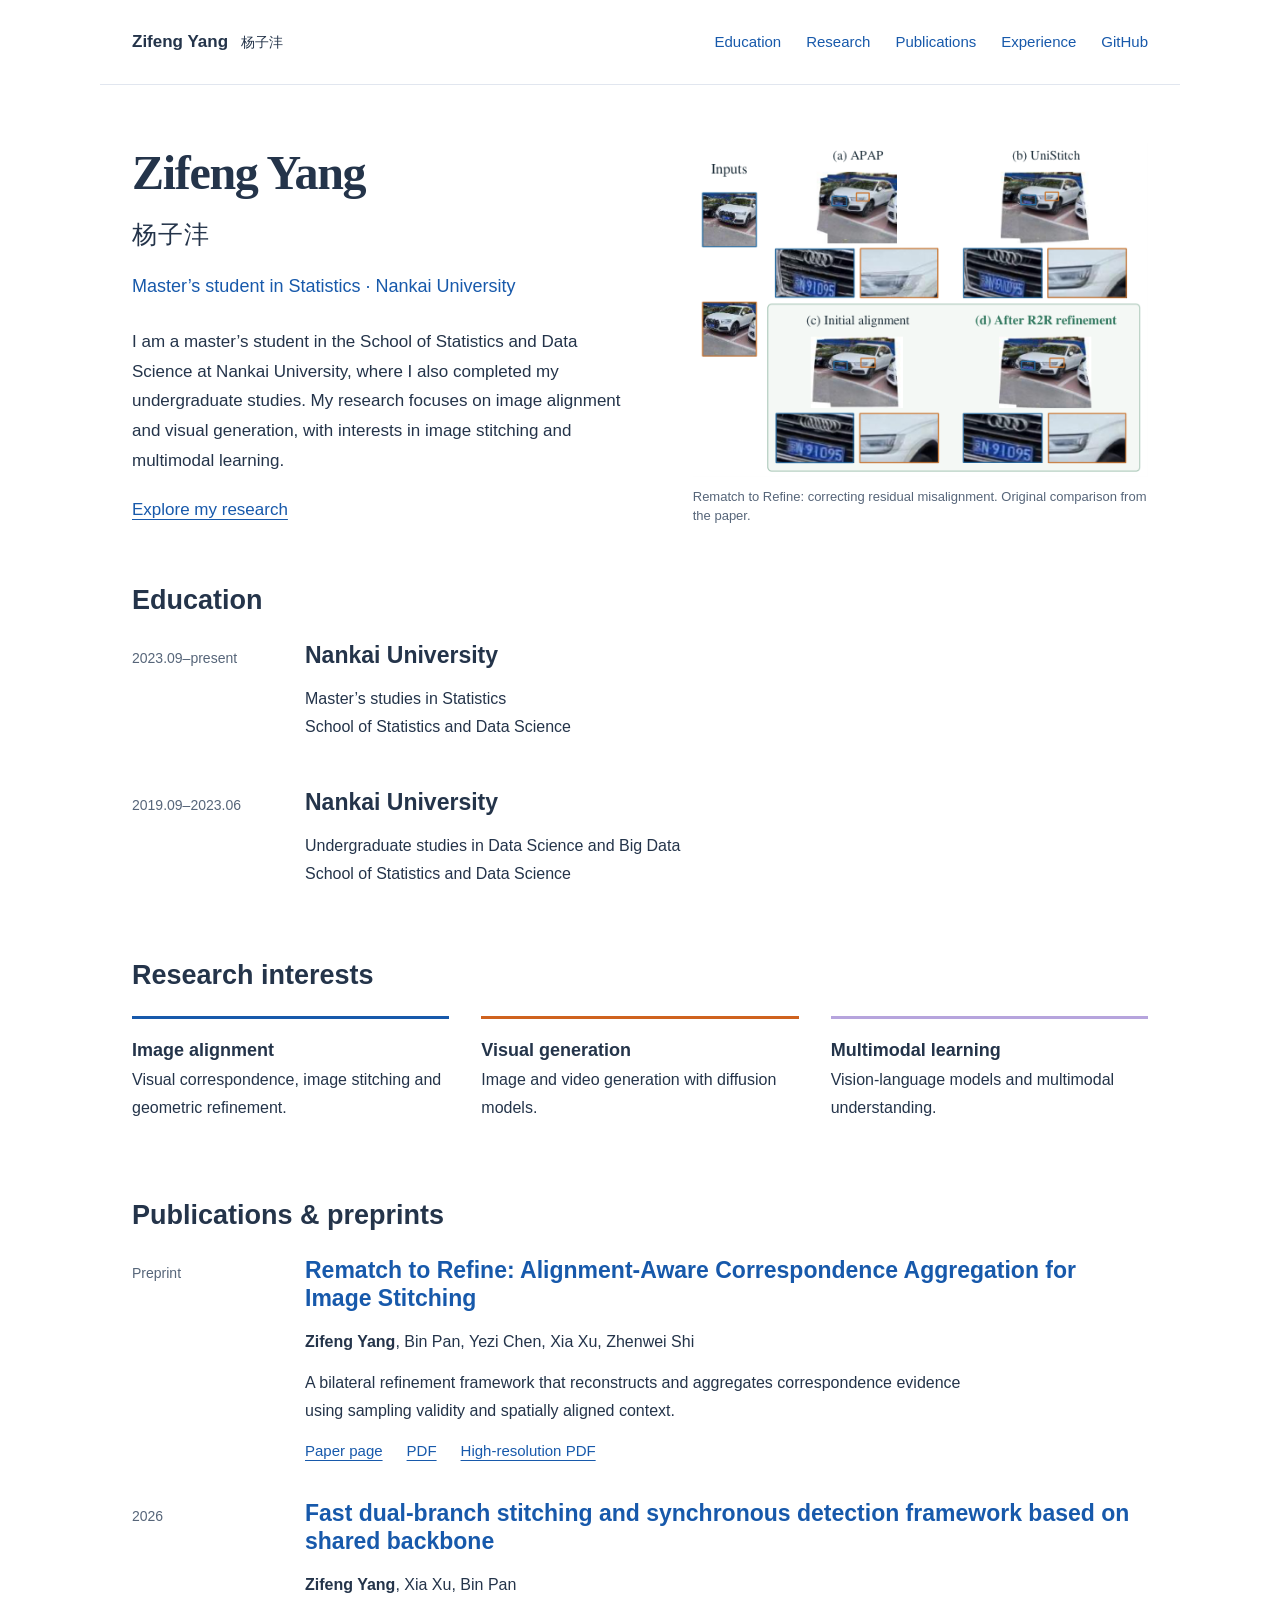
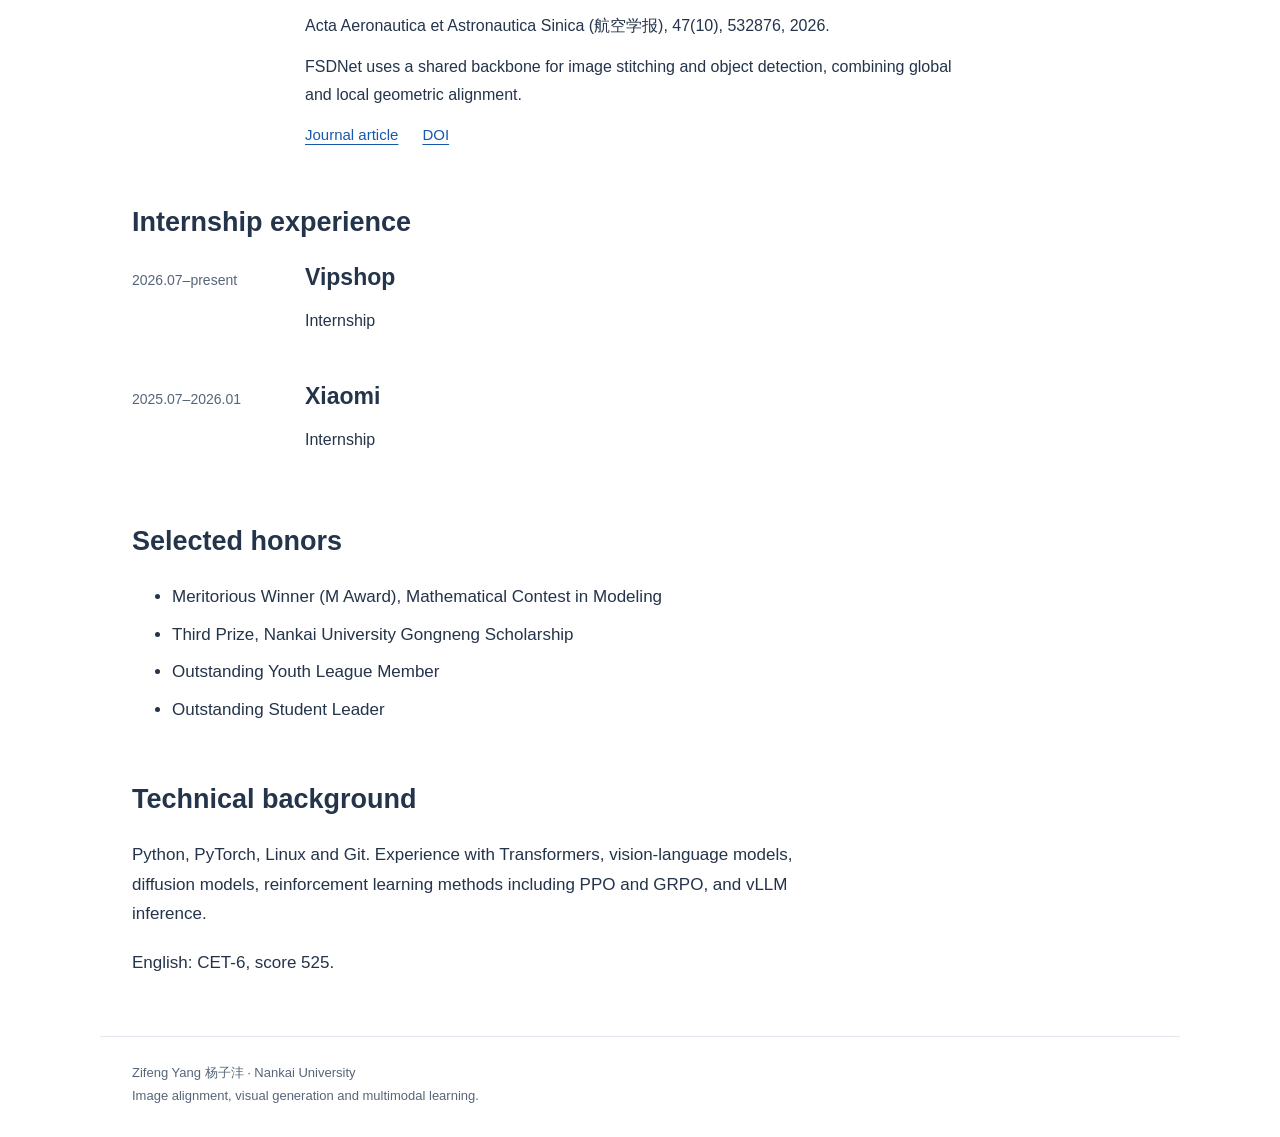
<file: index.html>
<!doctype html><html lang="en"><head><meta charset="utf-8"><meta name="viewport" content="width=device-width,initial-scale=1"><title>Zifeng Yang | Nankai University</title><meta name="description" content="Zifeng Yang | Nankai University"><meta name="robots" content="index,follow"><link rel="canonical" href="https://cyzf1007hh.github.io/"><link rel="stylesheet" href="/academic/assets/style.css"><style>.publication{grid-template-columns:145px 1fr}.publication + .publication{margin-top:34px}#honors li{margin-bottom:8px}@media(max-width:700px){.publication{grid-template-columns:1fr}nav{gap:12px 20px}}</style></head><body><a class="skip" href="#main">Skip to content</a><header><a class="wordmark" href="/">Zifeng Yang <span lang="zh">杨子沣</span></a><nav aria-label="Main"><a href="#education">Education</a><a href="#research">Research</a><a href="#publications">Publications</a><a href="#experience">Experience</a><a href="https://github.com/cyzf1007hh">GitHub</a></nav></header><main id="main">
<section class="intro"><div><h1>Zifeng Yang <span lang="zh">杨子沣</span></h1><p class="position">Master’s student in Statistics · Nankai University</p><p>I am a master’s student in the School of Statistics and Data Science at Nankai University, where I also completed my undergraduate studies. My research focuses on image alignment and visual generation, with interests in image stitching and multimodal learning.</p><a href="#publications">Explore my research</a></div><figure class="intro-figure"><a href="/academic/papers/r2r/"><img src="/academic/assets/fig1_teaser.png" alt="R2R paper teaser: APAP, UniStitch and R2R comparisons, followed by initial and refined alignment with matched close-ups." width="650" height="660"></a><figcaption>Rematch to Refine: correcting residual misalignment. Original comparison from the paper.</figcaption></figure></section>
<section id="education"><h2>Education</h2><article class="publication"><div class="pub-year">2023.09–present</div><div><h3>Nankai University</h3><p>Master’s studies in Statistics<br>School of Statistics and Data Science</p></div></article><article class="publication"><div class="pub-year">2019.09–2023.06</div><div><h3>Nankai University</h3><p>Undergraduate studies in Data Science and Big Data<br>School of Statistics and Data Science</p></div></article></section><section id="research"><h2>Research interests</h2><div class="interests"><p><strong>Image alignment</strong><br>Visual correspondence, image stitching and geometric refinement.</p><p><strong>Visual generation</strong><br>Image and video generation with diffusion models.</p><p><strong>Multimodal learning</strong><br>Vision-language models and multimodal understanding.</p></div></section>
<section id="publications"><h2>Publications &amp; preprints</h2><article class="publication"><div class="pub-year">Preprint</div><div><h3><a href="/academic/papers/r2r/">Rematch to Refine: Alignment-Aware Correspondence Aggregation for Image Stitching</a></h3><p><strong>Zifeng Yang</strong>, Bin Pan, Yezi Chen, Xia Xu, Zhenwei Shi</p><p>A bilateral refinement framework that reconstructs and aggregates correspondence evidence using sampling validity and spatially aligned context.</p><div class="links"><a href="/academic/papers/r2r/">Paper page</a><a href="/academic/papers/r2r/r2r.pdf">PDF</a><a href="/academic/papers/r2r/r2r-high-resolution.pdf">High-resolution PDF</a></div></div></article><article class="publication"><div class="pub-year">2026</div><div><h3><a href="https://hkxb.buaa.edu.cn/CN/10.7527/S1000-6893.2025.32876">Fast dual-branch stitching and synchronous detection framework based on shared backbone</a></h3><p><strong>Zifeng Yang</strong>, Xia Xu, Bin Pan</p><p>Acta Aeronautica et Astronautica Sinica (航空学报), 47(10), 532876, 2026.</p><p>FSDNet uses a shared backbone for image stitching and object detection, combining global and local geometric alignment.</p><div class="links"><a href="https://hkxb.buaa.edu.cn/CN/10.7527/S1000-6893.2025.32876">Journal article</a><a href="https://doi.org/10.7527/S1000-6893.2025.32876">DOI</a></div></div></article></section>
<section id="experience"><h2>Internship experience</h2><article class="publication"><div class="pub-year">2026.07–present</div><div><h3>Vipshop</h3><p>Internship</p></div></article><article class="publication"><div class="pub-year">2025.07–2026.01</div><div><h3>Xiaomi</h3><p>Internship</p></div></article></section>
<section id="honors"><h2>Selected honors</h2><ul><li>Meritorious Winner (M Award), Mathematical Contest in Modeling</li><li>Third Prize, Nankai University Gongneng Scholarship</li><li>Outstanding Youth League Member</li><li>Outstanding Student Leader</li></ul></section>
<section id="skills"><h2>Technical background</h2><p>Python, PyTorch, Linux and Git. Experience with Transformers, vision-language models, diffusion models, reinforcement learning methods including PPO and GRPO, and vLLM inference.</p><p>English: CET-6, score 525.</p></section></main><footer><p>Zifeng Yang <span lang="zh">杨子沣</span> · Nankai University</p><p>Image alignment, visual generation and multimodal learning.</p></footer></body></html>
</file>
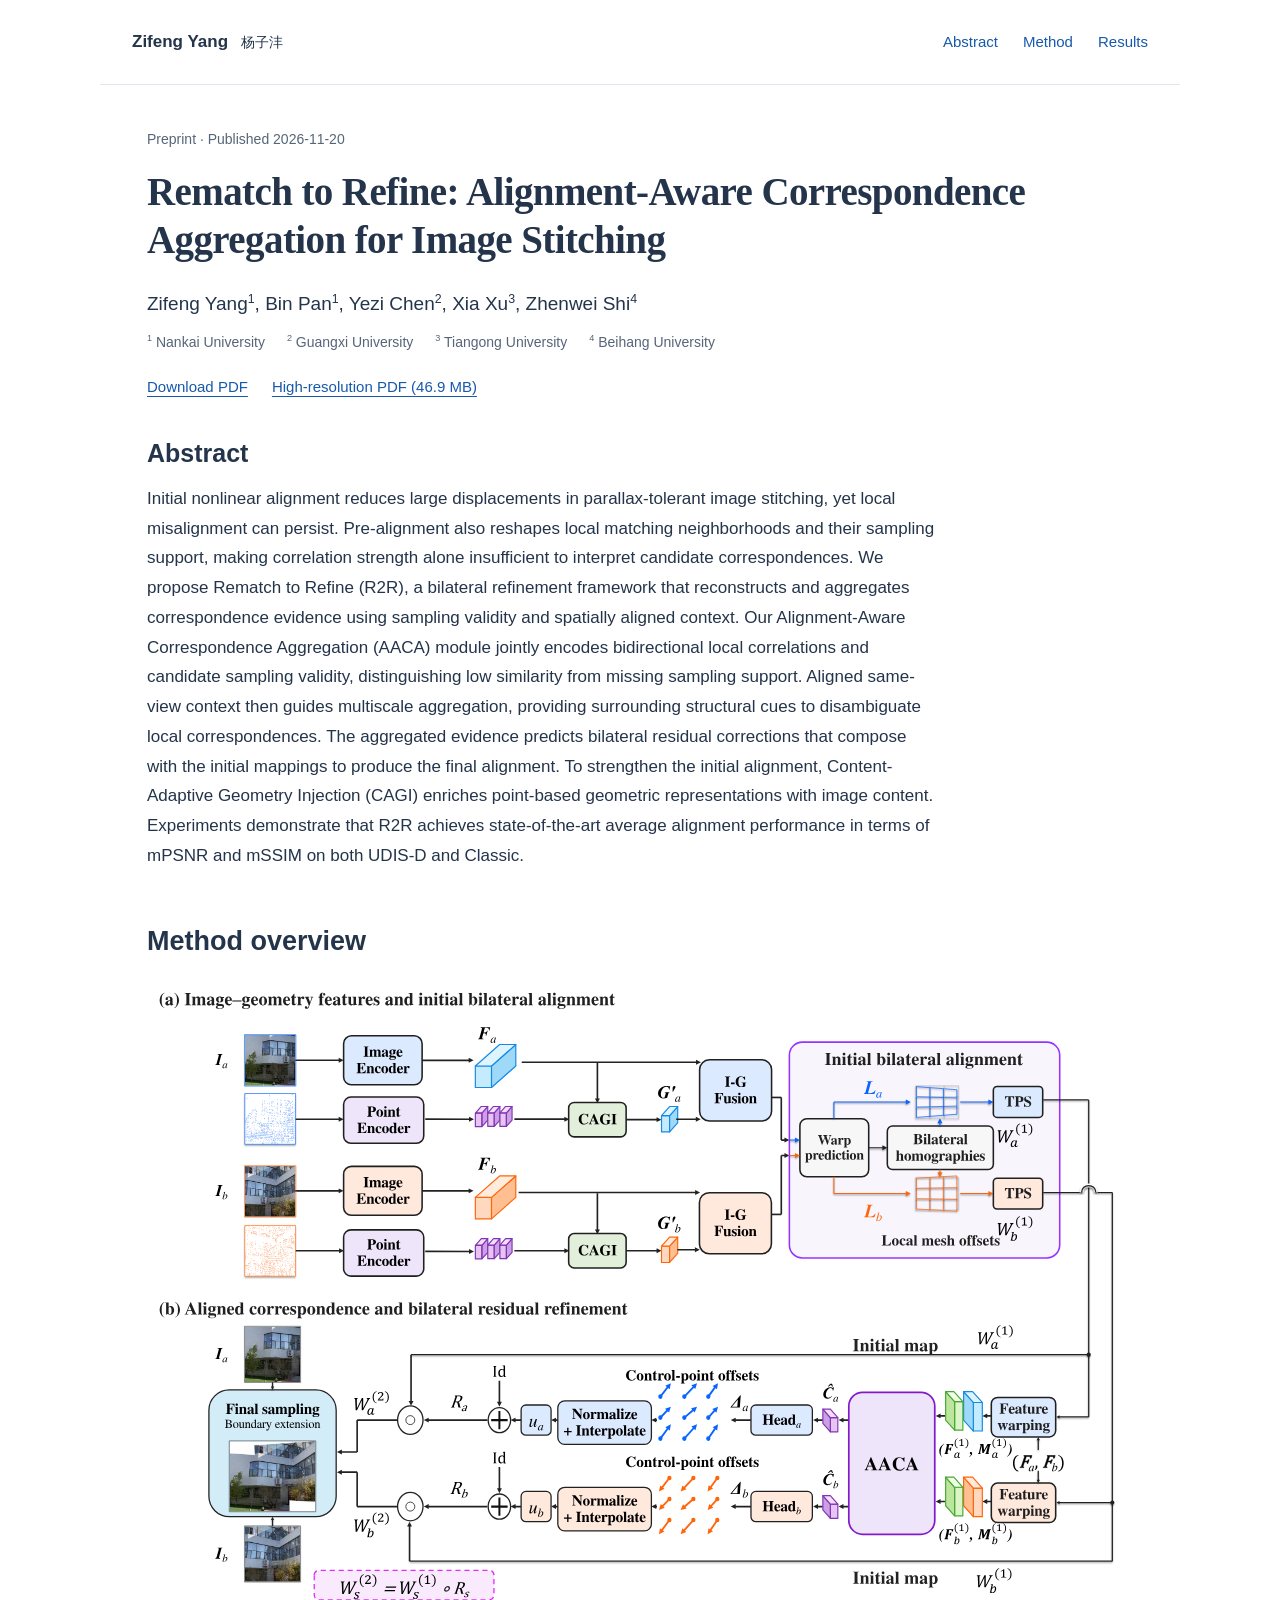
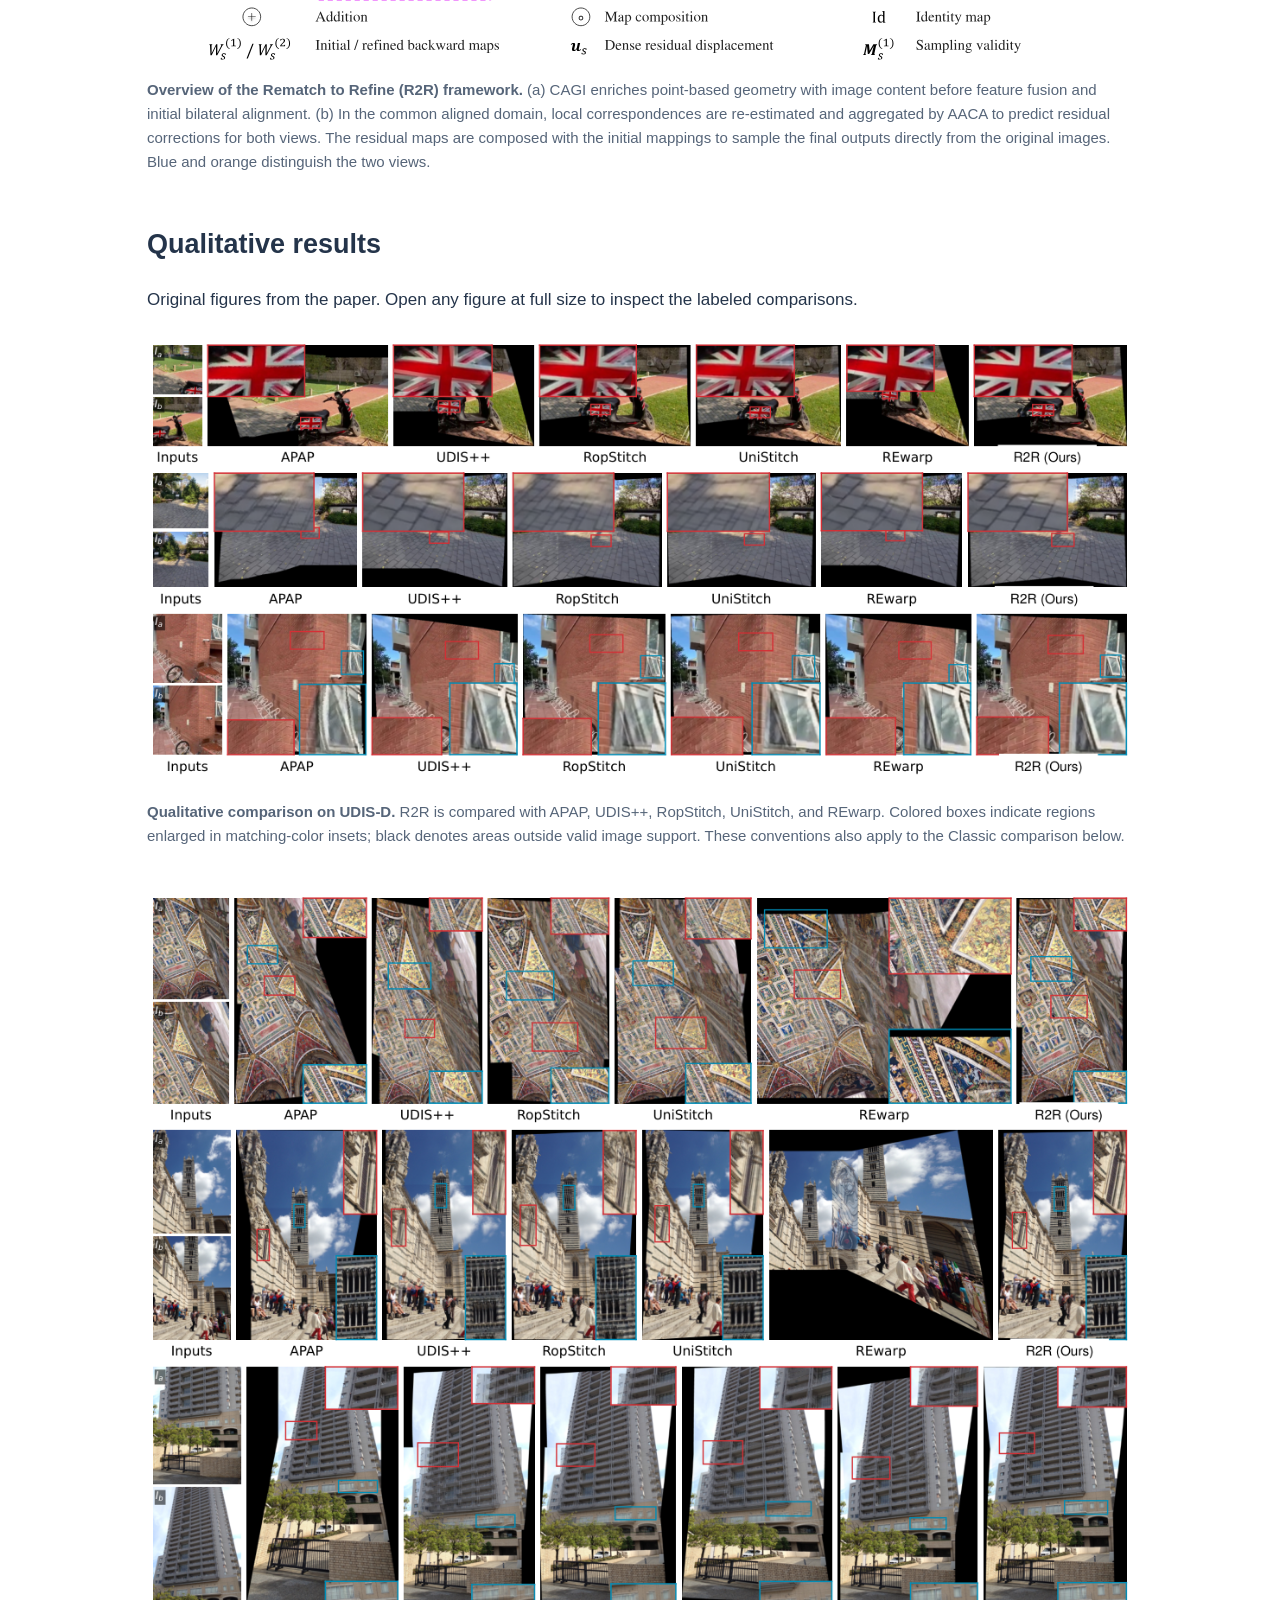
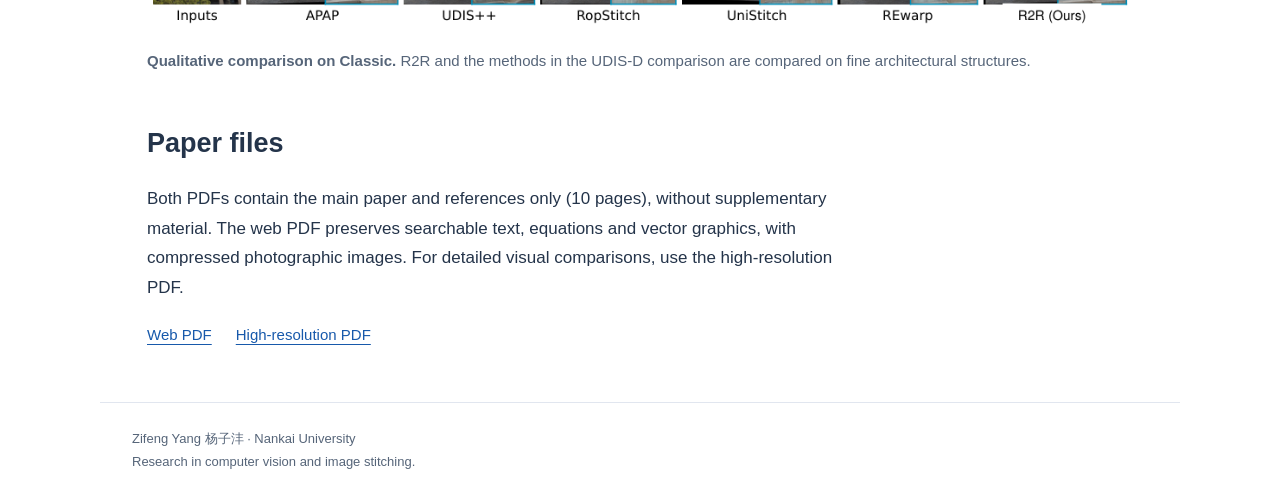
<file: academic/papers/r2r/index.html>
<!doctype html><html lang="en"><head><meta charset="utf-8"><meta name="viewport" content="width=device-width,initial-scale=1"><title>Rematch to Refine: Alignment-Aware Correspondence Aggregation for Image Stitching</title><meta name="description" content="Rematch to Refine: Alignment-Aware Correspondence Aggregation for Image Stitching"><meta name="robots" content="index,follow"><link rel="canonical" href="https://cyzf1007hh.github.io/academic/papers/r2r/"><link rel="stylesheet" href="../../assets/style.css"><meta name="citation_title" content="Rematch to Refine: Alignment-Aware Correspondence Aggregation for Image Stitching"><meta name="citation_author" content="Zifeng Yang"><meta name="citation_author" content="Bin Pan"><meta name="citation_author" content="Yezi Chen"><meta name="citation_author" content="Xia Xu"><meta name="citation_author" content="Zhenwei Shi"><meta name="citation_pdf_url" content="https://cyzf1007hh.github.io/academic/papers/r2r/r2r.pdf"><meta name="citation_language" content="en"><meta name="citation_publication_date" content="2026/11/20"><meta name="citation_online_date" content="2026/11/20"></head><body><a class="skip" href="#main">Skip to content</a><header><a class="wordmark" href="../../">Zifeng Yang <span lang="zh">杨子沣</span></a><nav aria-label="Paper"><a href="#abstract">Abstract</a><a href="#method">Method</a><a href="#results">Results</a></nav></header><main id="main" class="paper"><div class="paper-heading"><p class="status">Preprint · Published 2026-11-20</p><h1>Rematch to Refine: Alignment-Aware Correspondence Aggregation for Image Stitching</h1><p class="authors">Zifeng Yang<sup>1</sup>, Bin Pan<sup>1</sup>, Yezi Chen<sup>2</sup>, Xia Xu<sup>3</sup>, Zhenwei Shi<sup>4</sup></p><p class="affiliations"><span><sup>1</sup> Nankai University</span><span><sup>2</sup> Guangxi University</span><span><sup>3</sup> Tiangong University</span><span><sup>4</sup> Beihang University</span></p><div class="links downloads"><a href="r2r.pdf">Download PDF</a><a href="r2r-high-resolution.pdf">High-resolution PDF (46.9 MB)</a></div></div><section id="abstract"><h2>Abstract</h2><p>Initial nonlinear alignment reduces large displacements in parallax-tolerant image stitching, yet local misalignment can persist. Pre-alignment also reshapes local matching neighborhoods and their sampling support, making correlation strength alone insufficient to interpret candidate correspondences. We propose Rematch to Refine (R2R), a bilateral refinement framework that reconstructs and aggregates correspondence evidence using sampling validity and spatially aligned context. Our Alignment-Aware Correspondence Aggregation (AACA) module jointly encodes bidirectional local correlations and candidate sampling validity, distinguishing low similarity from missing sampling support. Aligned same-view context then guides multiscale aggregation, providing surrounding structural cues to disambiguate local correspondences. The aggregated evidence predicts bilateral residual corrections that compose with the initial mappings to produce the final alignment. To strengthen the initial alignment, Content-Adaptive Geometry Injection (CAGI) enriches point-based geometric representations with image content. Experiments demonstrate that R2R achieves state-of-the-art average alignment performance in terms of mPSNR and mSSIM on both UDIS-D and Classic.</p></section>
<section id="method"><h2>Method overview</h2><figure><a href="../../assets/fig2_overview.svg"><img src="../../assets/fig2_overview.svg" alt="R2R framework: CAGI-assisted initial bilateral alignment, followed by local rematching and AACA residual refinement." loading="lazy"></a><figcaption><strong>Overview of the Rematch to Refine (R2R) framework.</strong> (a) CAGI enriches point-based geometry with image content before feature fusion and initial bilateral alignment. (b) In the common aligned domain, local correspondences are re-estimated and aggregated by AACA to predict residual corrections for both views. The residual maps are composed with the initial mappings to sample the final outputs directly from the original images. Blue and orange distinguish the two views.</figcaption></figure></section>
<section id="results"><h2>Qualitative results</h2><p>Original figures from the paper. Open any figure at full size to inspect the labeled comparisons.</p><figure><a href="../../assets/qualitative_udisd.png"><img src="../../assets/qualitative_udisd.png" alt="UDIS-D qualitative comparison, with original method labels and matching-color magnified insets." loading="lazy"></a><figcaption><strong>Qualitative comparison on UDIS-D.</strong> R2R is compared with APAP, UDIS++, RopStitch, UniStitch, and REwarp. Colored boxes indicate regions enlarged in matching-color insets; black denotes areas outside valid image support. These conventions also apply to the Classic comparison below.</figcaption></figure><figure><a href="../../assets/qualitative_classic.png"><img src="../../assets/qualitative_classic.png" alt="Classic qualitative comparison of APAP, UDIS++, RopStitch, UniStitch, REwarp and R2R on architectural structures." loading="lazy"></a><figcaption><strong>Qualitative comparison on Classic.</strong> R2R and the methods in the UDIS-D comparison are compared on fine architectural structures.</figcaption></figure></section><section><h2>Paper files</h2><p>Both PDFs contain the main paper and references only (10 pages), without supplementary material. The web PDF preserves searchable text, equations and vector graphics, with compressed photographic images. For detailed visual comparisons, use the high-resolution PDF.</p><div class="links"><a href="r2r.pdf">Web PDF</a><a href="r2r-high-resolution.pdf">High-resolution PDF</a></div></section></main><footer><p>Zifeng Yang <span lang="zh">杨子沣</span> · Nankai University</p><p>Research in computer vision and image stitching.</p></footer></body></html>
</file>
<file: academic/assets/style.css>
:root{--ink:#24344a;--muted:#566579;--blue:#1759ab;--orange:#cf621e;--lilac:#efedf9;--line:#e1e6ef}*{box-sizing:border-box}html{scroll-behavior:auto}body{margin:0;background:#fff;color:var(--ink);font-family:"Segoe UI",Calibri,Arial,sans-serif;font-size:17px;line-height:1.75}a{color:var(--blue);text-decoration-thickness:1px;text-underline-offset:4px}a:hover{text-decoration-thickness:2px}a:focus-visible{outline:3px solid var(--orange);outline-offset:5px}header,main,footer{max-width:1080px;margin:auto;padding-left:32px;padding-right:32px}header{display:flex;align-items:center;justify-content:space-between;gap:24px;padding-top:27px;padding-bottom:27px;border-bottom:1px solid var(--line)}.wordmark{font-weight:650;color:var(--ink);text-decoration:none}.wordmark span{font-size:.85em;font-weight:400;margin-left:8px}nav{display:flex;gap:25px;flex-wrap:wrap}nav a{font-size:15px;text-decoration:none}h1,h2,h3{line-height:1.22;font-weight:600}h1{font-family:Georgia,"Times New Roman",serif;font-size:48px;letter-spacing:-1.3px;margin:0 0 16px}h1 span{display:block;font:400 25px/1.7 "Segoe UI",sans-serif;letter-spacing:1px;margin-top:10px}h2{font-size:27px;margin:0 0 24px}h3{font-size:23px;margin:0 0 16px}p{margin:0 0 19px;max-width:76ch}section{margin:58px 0}.intro{display:grid;grid-template-columns:1.1fr 1fr;gap:60px;align-items:center;margin:58px 0 55px}.position{color:var(--blue);font-size:18px;margin-bottom:24px}.intro-figure{margin:0}.intro-figure img{width:100%;height:auto;object-fit:contain}.intro-figure figcaption{font-size:13px;line-height:1.5;margin-top:10px}figure{margin:25px 0 44px}img{max-width:100%;height:auto;display:block}figcaption{font-size:15px;line-height:1.6;color:var(--muted);margin-top:16px}.interests{display:grid;grid-template-columns:repeat(3,1fr);gap:32px}.interests p{font-size:16px;padding-top:16px;border-top:3px solid var(--blue)}.interests p:nth-child(2){border-color:var(--orange)}.interests p:nth-child(3){border-color:#b6a4dd}.interests strong{font-size:18px}.publication{display:grid;grid-template-columns:90px 1fr;gap:28px}.pub-year{font-size:14px;color:var(--muted);padding-top:5px}.publication p{font-size:16px;margin-bottom:13px}.publication h3 a{text-decoration:none}.links{display:flex;flex-wrap:wrap;gap:12px 24px;font-size:15px}.research-note{padding:26px 30px;background:var(--lilac);border-left:3px solid #b6a4dd}.research-note h2{font-size:23px;margin-bottom:16px}.research-note p{margin:0}.paper{max-width:1050px}.paper-heading{padding-top:42px}.paper h1{font-size:39px;letter-spacing:-.6px;max-width:900px}.status{font-size:14px;color:var(--muted);margin-bottom:17px}.authors{font-size:19px;margin:24px 0 9px}.affiliations{display:flex;flex-wrap:wrap;gap:3px 22px;font-size:14px;color:var(--muted)}sup{font-size:.65em}.downloads{margin-top:20px}.paper section{margin:38px 0 54px}.paper #abstract{max-width:84ch}.paper #abstract p{max-width:none}.paper #abstract h2{font-size:25px;margin-bottom:15px}.paper figure a{display:block}footer{border-top:1px solid var(--line);padding-top:25px;padding-bottom:30px;font-size:13px;color:var(--muted)}footer p{margin:0}.skip{position:absolute;left:16px;top:-90px;background:white;padding:10px;z-index:5}.skip:focus{top:10px}@media(max-width:700px){body{font-size:16px}header,main,footer{padding-left:22px;padding-right:22px}header{align-items:flex-start;flex-direction:column;gap:13px;padding-top:19px;padding-bottom:19px}nav{gap:23px}h1{font-size:39px}.intro{grid-template-columns:1fr;gap:30px;margin-top:35px}.intro-figure{max-width:450px}.interests{grid-template-columns:1fr;gap:8px}.publication{grid-template-columns:1fr;gap:8px}.publication h3{font-size:22px}.paper h1{font-size:30px}.paper-heading{padding-top:28px}.authors{font-size:17px}.research-note{padding:22px}section{margin:38px 0}.paper section{margin:31px 0 39px}.affiliations{display:block}.affiliations span{display:block}}
</file>
